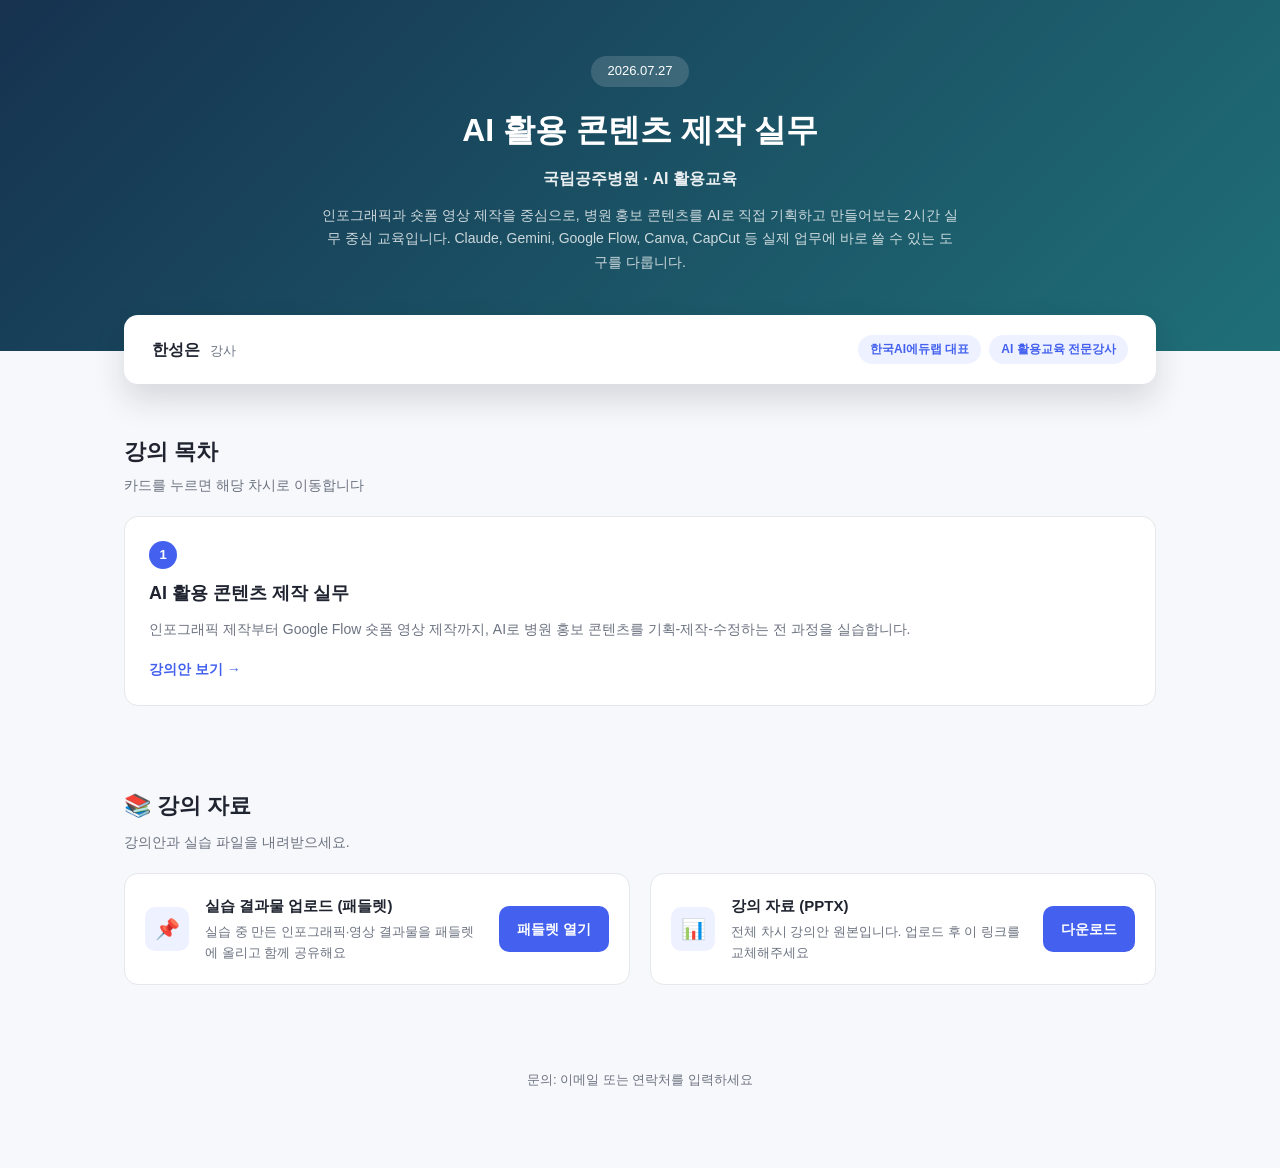
<file: index.html>
<!DOCTYPE html>
<html lang="ko">
<head>
<meta charset="UTF-8" />
<meta name="viewport" content="width=device-width, initial-scale=1.0" />
<title>강의 자료실</title>
<link rel="stylesheet" href="css/style.css" />
</head>
<body>

<header class="hero">
  <div class="wrap">
    <span class="period" id="course-period"></span>
    <h1 id="course-title"></h1>
    <p class="subtitle" id="course-subtitle"></p>
    <p class="description" id="course-description"></p>
  </div>
</header>

<div class="wrap">
  <div class="instructor-card">
    <div class="name">
      <span id="instructor-name"></span>
      <span class="label">강사</span>
    </div>
    <div class="tags" id="instructor-tags"></div>
  </div>
</div>

<main class="wrap">
  <section>
    <h2>
      강의 목차
      <span class="hint">카드를 누르면 해당 차시로 이동합니다</span>
    </h2>
    <div class="lecture-grid" id="lecture-grid"></div>
  </section>

  <section>
    <h2 id="materials-title"></h2>
    <p class="section-desc" id="materials-desc"></p>
    <div class="materials-grid" id="materials-grid"></div>
  </section>
</main>

<footer>
  <p>문의: 이메일 또는 연락처를 입력하세요</p>
</footer>

<script src="data/lectures.js"></script>
<script src="js/main.js"></script>
</body>
</html>
</file>
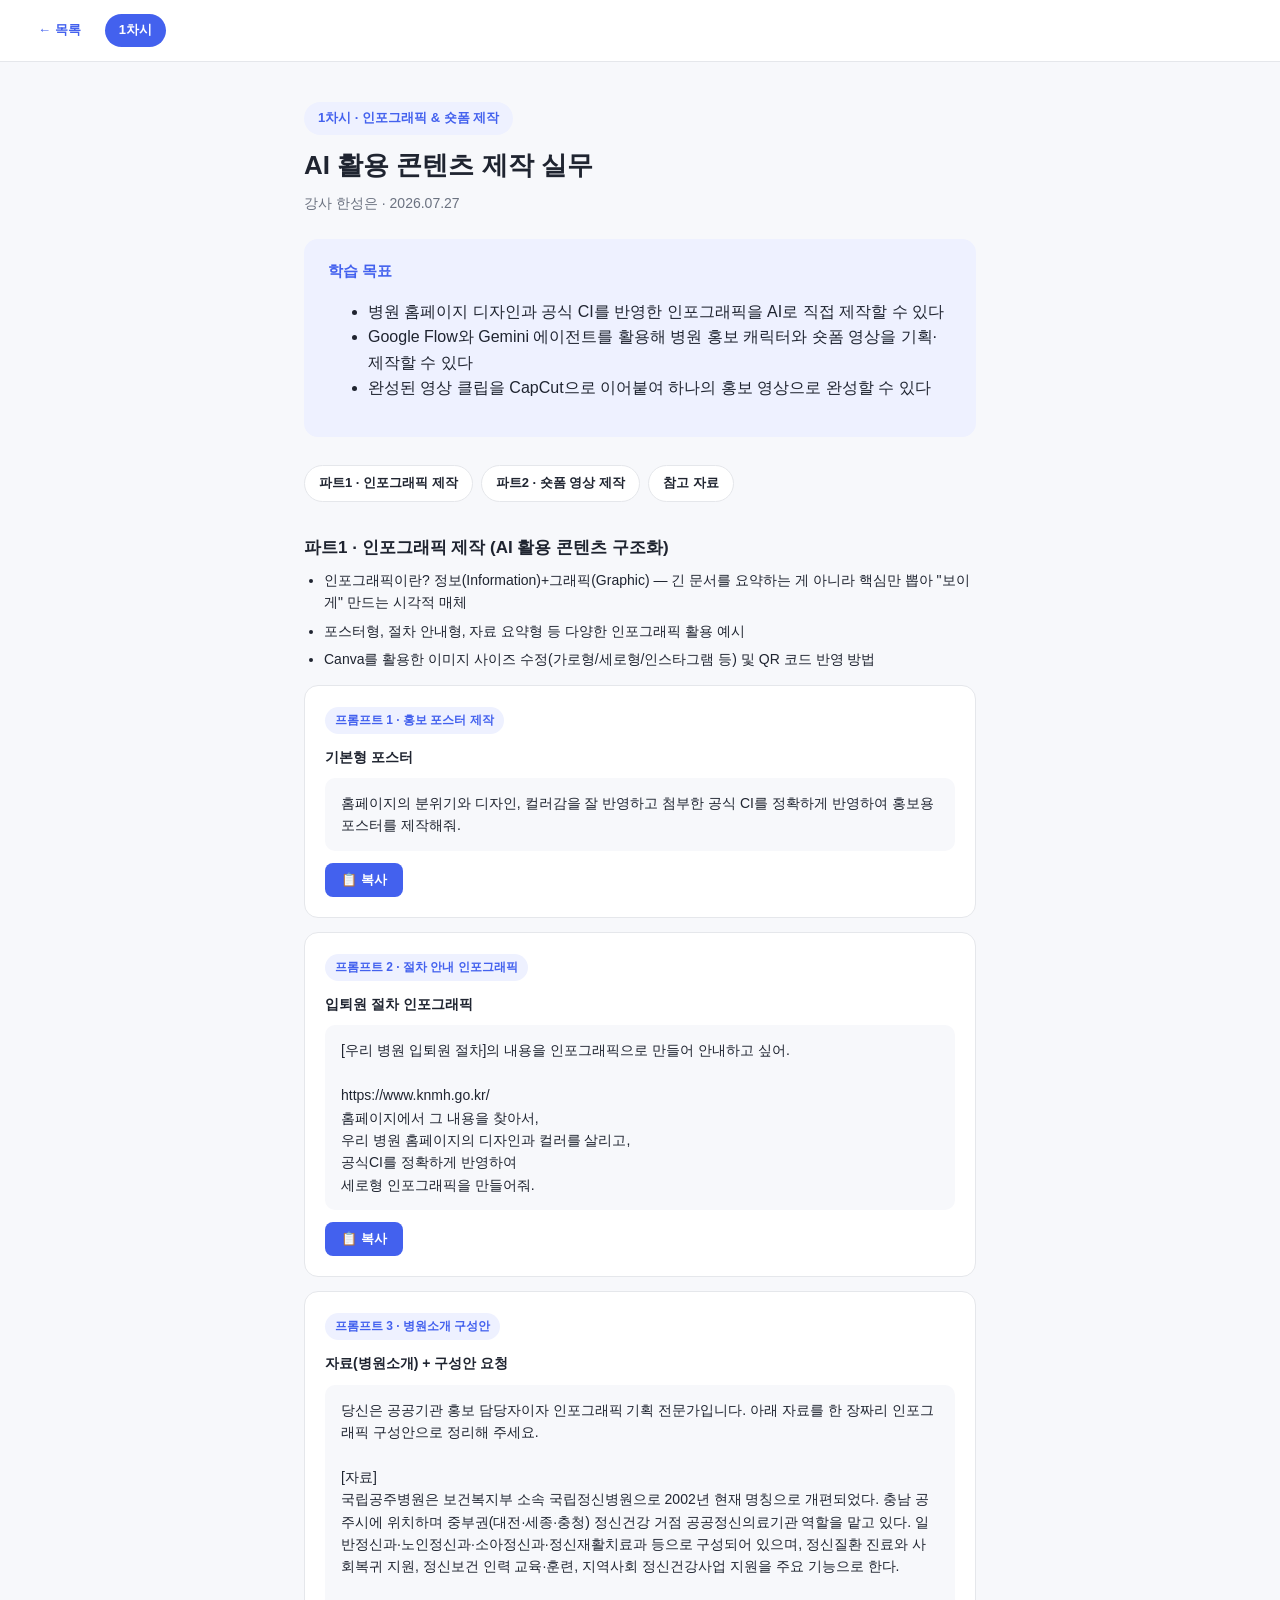
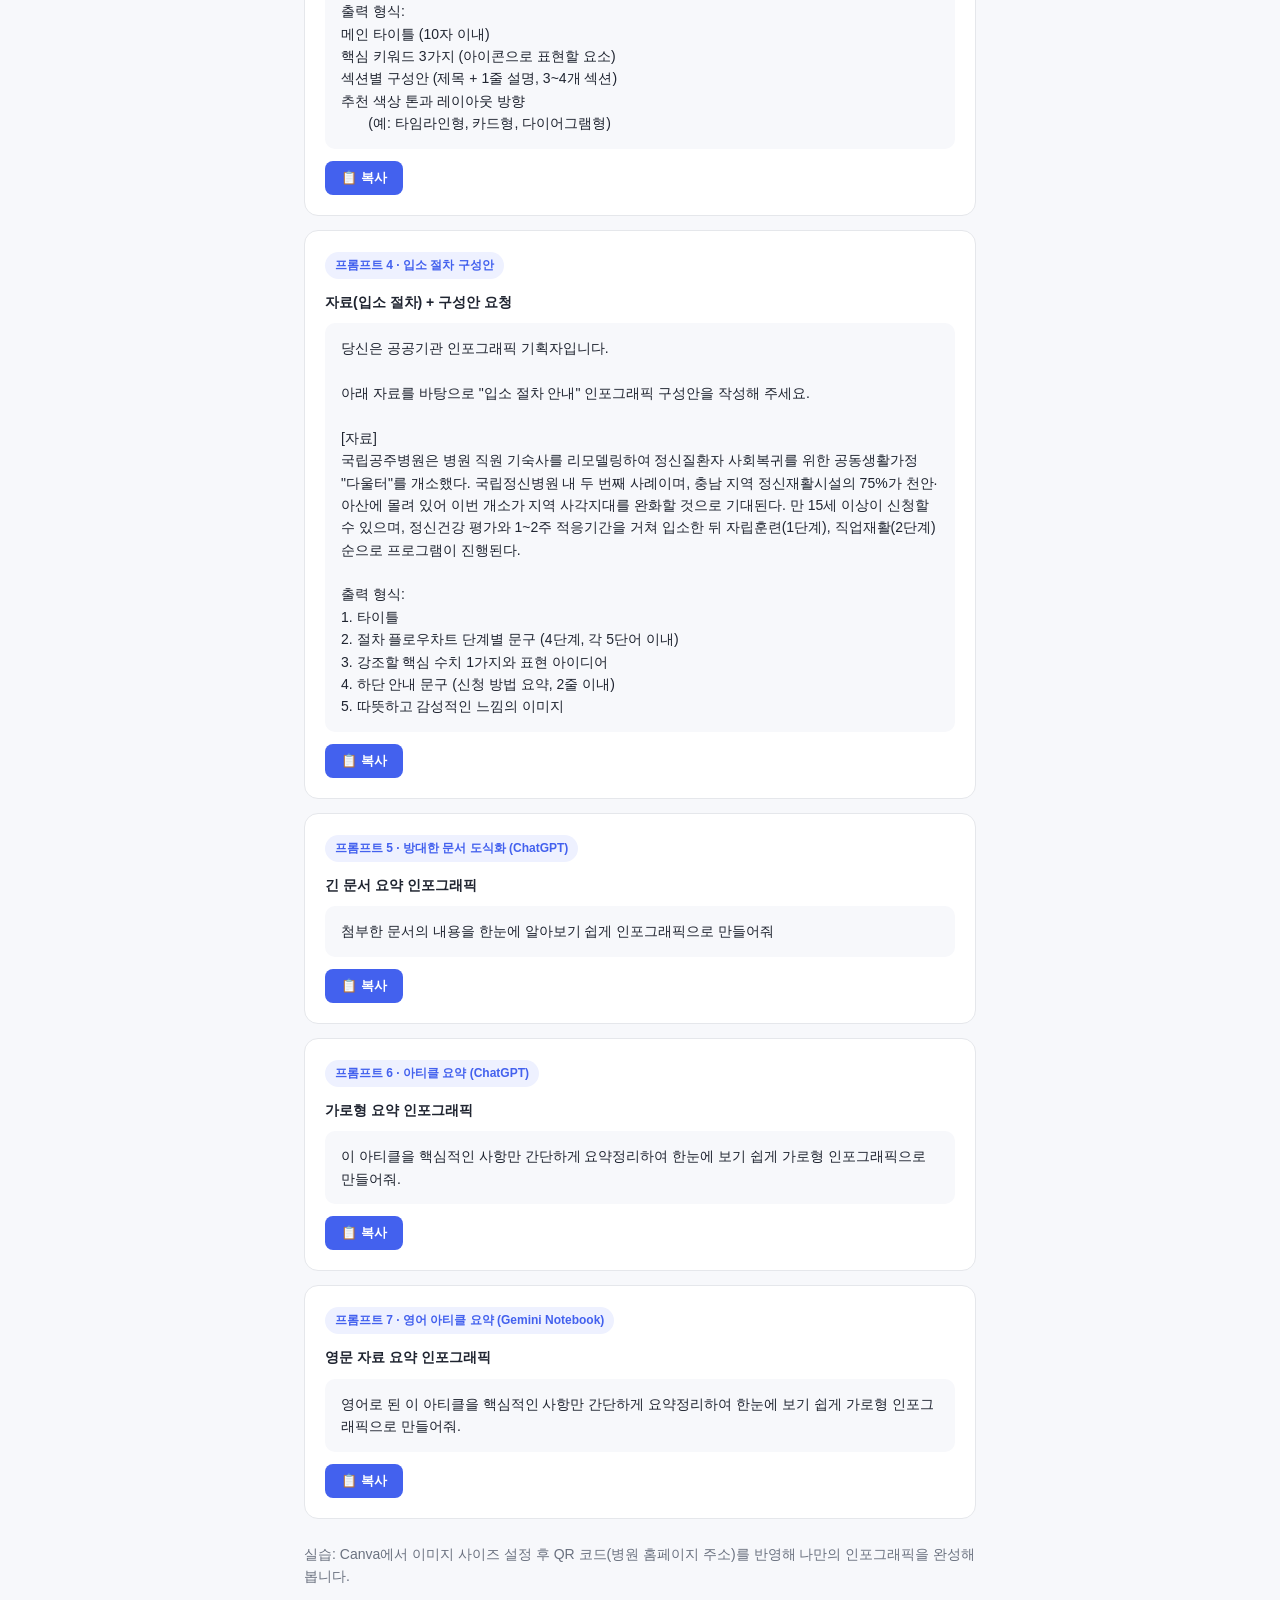
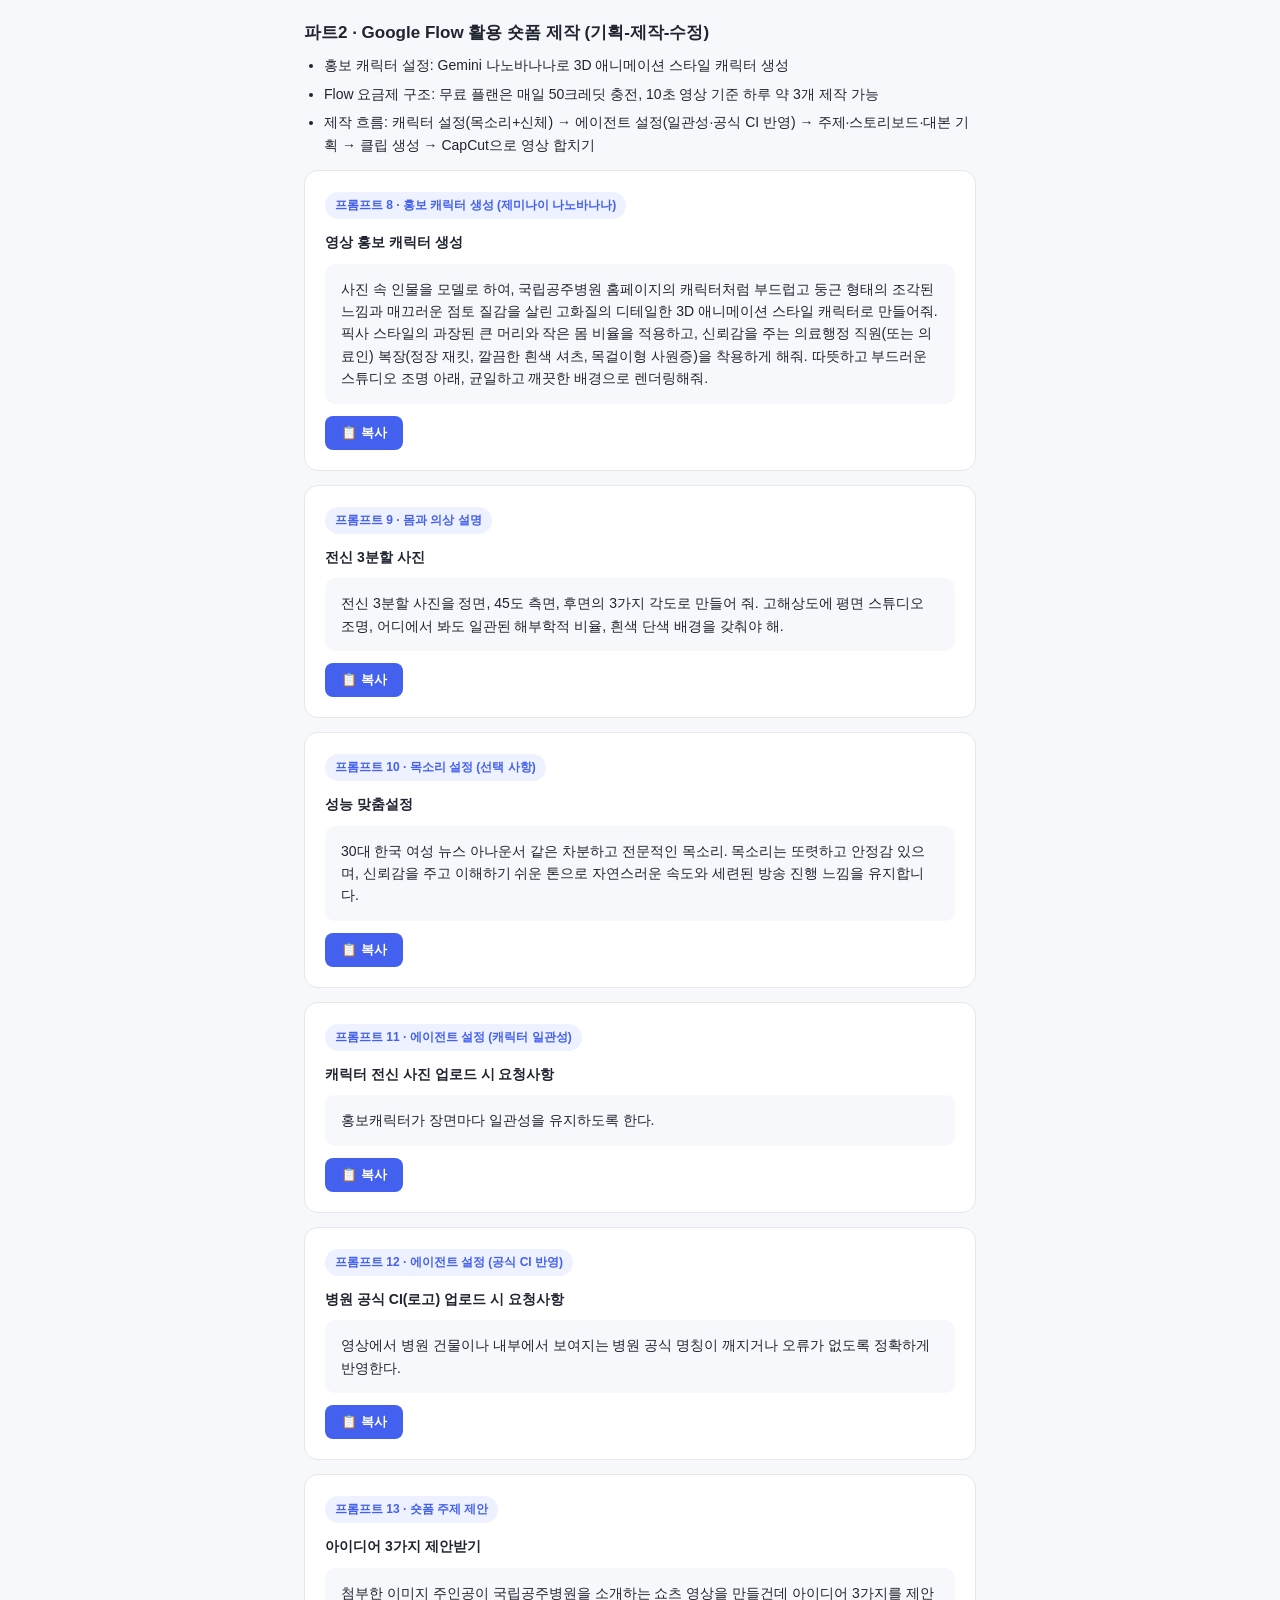
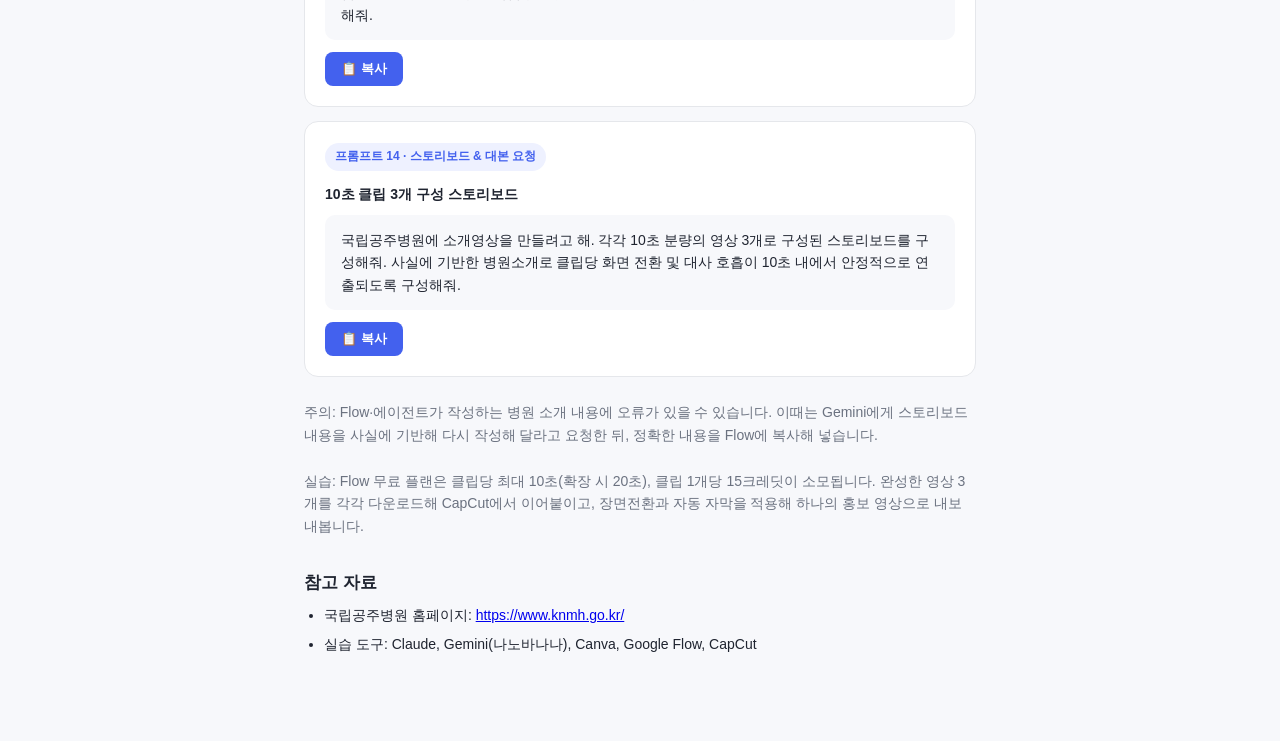
<file: lectures/lecture-01.html>
<!DOCTYPE html>
<html lang="ko">
<head>
<meta charset="UTF-8" />
<meta name="viewport" content="width=device-width, initial-scale=1.0" />
<title>1차시 강의안</title>
<link rel="stylesheet" href="../css/style.css" />
</head>
<body>

<nav class="lecture-nav">
  <a class="home" href="../index.html">← 목록</a>
  <a href="lecture-01.html" class="active">1차시</a>
</nav>

<div class="lecture-detail">
  <span class="topic-tag">1차시 · 인포그래픽 &amp; 숏폼 제작</span>
  <h1>AI 활용 콘텐츠 제작 실무</h1>
  <p class="instructor-line">강사 한성은 · 2026.07.27</p>

  <div class="goal-box">
    <h2>학습 목표</h2>
    <ul class="content-list">
      <li>병원 홈페이지 디자인과 공식 CI를 반영한 인포그래픽을 AI로 직접 제작할 수 있다</li>
      <li>Google Flow와 Gemini 에이전트를 활용해 병원 홍보 캐릭터와 숏폼 영상을 기획·제작할 수 있다</li>
      <li>완성된 영상 클립을 CapCut으로 이어붙여 하나의 홍보 영상으로 완성할 수 있다</li>
    </ul>
  </div>

  <div class="section-nav">
    <a href="#part1">파트1 · 인포그래픽 제작</a>
    <a href="#part2">파트2 · 숏폼 영상 제작</a>
    <a href="#refs">참고 자료</a>
  </div>

  <div class="block" id="part1">
    <h2>파트1 · 인포그래픽 제작 (AI 활용 콘텐츠 구조화)</h2>
    <ul class="content-list">
      <li>인포그래픽이란? 정보(Information)+그래픽(Graphic) — 긴 문서를 요약하는 게 아니라 핵심만 뽑아 "보이게" 만드는 시각적 매체</li>
      <li>포스터형, 절차 안내형, 자료 요약형 등 다양한 인포그래픽 활용 예시</li>
      <li>Canva를 활용한 이미지 사이즈 수정(가로형/세로형/인스타그램 등) 및 QR 코드 반영 방법</li>
    </ul>

    <div class="prompt-box">
      <span class="prompt-label">프롬프트 1 · 홍보 포스터 제작</span>
      <p class="prompt-title">기본형 포스터</p>
      <pre class="prompt-text">홈페이지의 분위기와 디자인, 컬러감을 잘 반영하고 첨부한 공식 CI를 정확하게 반영하여 홍보용 포스터를 제작해줘.</pre>
      <button class="prompt-copy-btn" onclick="copyPrompt(this)">📋 복사</button>
    </div>

    <div class="prompt-box">
      <span class="prompt-label">프롬프트 2 · 절차 안내 인포그래픽</span>
      <p class="prompt-title">입퇴원 절차 인포그래픽</p>
      <pre class="prompt-text">[우리 병원 입퇴원 절차]의 내용을 인포그래픽으로 만들어 안내하고 싶어.

https://www.knmh.go.kr/
홈페이지에서 그 내용을 찾아서,
우리 병원 홈페이지의 디자인과 컬러를 살리고,
공식CI를 정확하게 반영하여
세로형 인포그래픽을 만들어줘.</pre>
      <button class="prompt-copy-btn" onclick="copyPrompt(this)">📋 복사</button>
    </div>

    <div class="prompt-box">
      <span class="prompt-label">프롬프트 3 · 병원소개 구성안</span>
      <p class="prompt-title">자료(병원소개) + 구성안 요청</p>
      <pre class="prompt-text">당신은 공공기관 홍보 담당자이자 인포그래픽 기획 전문가입니다. 아래 자료를 한 장짜리 인포그래픽 구성안으로 정리해 주세요.

[자료]
국립공주병원은 보건복지부 소속 국립정신병원으로 2002년 현재 명칭으로 개편되었다. 충남 공주시에 위치하며 중부권(대전·세종·충청) 정신건강 거점 공공정신의료기관 역할을 맡고 있다. 일반정신과·노인정신과·소아정신과·정신재활치료과 등으로 구성되어 있으며, 정신질환 진료와 사회복귀 지원, 정신보건 인력 교육·훈련, 지역사회 정신건강사업 지원을 주요 기능으로 한다.

출력 형식:
메인 타이틀 (10자 이내)
핵심 키워드 3가지 (아이콘으로 표현할 요소)
섹션별 구성안 (제목 + 1줄 설명, 3~4개 섹션)
추천 색상 톤과 레이아웃 방향
       (예: 타임라인형, 카드형, 다이어그램형)</pre>
      <button class="prompt-copy-btn" onclick="copyPrompt(this)">📋 복사</button>
    </div>

    <div class="prompt-box">
      <span class="prompt-label">프롬프트 4 · 입소 절차 구성안</span>
      <p class="prompt-title">자료(입소 절차) + 구성안 요청</p>
      <pre class="prompt-text">당신은 공공기관 인포그래픽 기획자입니다.

아래 자료를 바탕으로 "입소 절차 안내" 인포그래픽 구성안을 작성해 주세요.

[자료]
국립공주병원은 병원 직원 기숙사를 리모델링하여 정신질환자 사회복귀를 위한 공동생활가정 "다울터"를 개소했다. 국립정신병원 내 두 번째 사례이며, 충남 지역 정신재활시설의 75%가 천안·아산에 몰려 있어 이번 개소가 지역 사각지대를 완화할 것으로 기대된다. 만 15세 이상이 신청할 수 있으며, 정신건강 평가와 1~2주 적응기간을 거쳐 입소한 뒤 자립훈련(1단계), 직업재활(2단계) 순으로 프로그램이 진행된다.

출력 형식:
1. 타이틀
2. 절차 플로우차트 단계별 문구 (4단계, 각 5단어 이내)
3. 강조할 핵심 수치 1가지와 표현 아이디어
4. 하단 안내 문구 (신청 방법 요약, 2줄 이내)
5. 따뜻하고 감성적인 느낌의 이미지</pre>
      <button class="prompt-copy-btn" onclick="copyPrompt(this)">📋 복사</button>
    </div>

    <div class="prompt-box">
      <span class="prompt-label">프롬프트 5 · 방대한 문서 도식화 (ChatGPT)</span>
      <p class="prompt-title">긴 문서 요약 인포그래픽</p>
      <pre class="prompt-text">첨부한 문서의 내용을 한눈에 알아보기 쉽게 인포그래픽으로 만들어줘</pre>
      <button class="prompt-copy-btn" onclick="copyPrompt(this)">📋 복사</button>
    </div>

    <div class="prompt-box">
      <span class="prompt-label">프롬프트 6 · 아티클 요약 (ChatGPT)</span>
      <p class="prompt-title">가로형 요약 인포그래픽</p>
      <pre class="prompt-text">이 아티클을 핵심적인 사항만 간단하게 요약정리하여 한눈에 보기 쉽게 가로형 인포그래픽으로 만들어줘.</pre>
      <button class="prompt-copy-btn" onclick="copyPrompt(this)">📋 복사</button>
    </div>

    <div class="prompt-box">
      <span class="prompt-label">프롬프트 7 · 영어 아티클 요약 (Gemini Notebook)</span>
      <p class="prompt-title">영문 자료 요약 인포그래픽</p>
      <pre class="prompt-text">영어로 된 이 아티클을 핵심적인 사항만 간단하게 요약정리하여 한눈에 보기 쉽게 가로형 인포그래픽으로 만들어줘.</pre>
      <button class="prompt-copy-btn" onclick="copyPrompt(this)">📋 복사</button>
    </div>

    <p class="instructor-line" style="margin-top:1.5rem;">실습: Canva에서 이미지 사이즈 설정 후 QR 코드(병원 홈페이지 주소)를 반영해 나만의 인포그래픽을 완성해봅니다.</p>
  </div>

  <div class="block" id="part2">
    <h2>파트2 · Google Flow 활용 숏폼 제작 (기획-제작-수정)</h2>
    <ul class="content-list">
      <li>홍보 캐릭터 설정: Gemini 나노바나나로 3D 애니메이션 스타일 캐릭터 생성</li>
      <li>Flow 요금제 구조: 무료 플랜은 매일 50크레딧 충전, 10초 영상 기준 하루 약 3개 제작 가능</li>
      <li>제작 흐름: 캐릭터 설정(목소리+신체) → 에이전트 설정(일관성·공식 CI 반영) → 주제·스토리보드·대본 기획 → 클립 생성 → CapCut으로 영상 합치기</li>
    </ul>

    <div class="prompt-box">
      <span class="prompt-label">프롬프트 8 · 홍보 캐릭터 생성 (제미나이 나노바나나)</span>
      <p class="prompt-title">영상 홍보 캐릭터 생성</p>
      <pre class="prompt-text">사진 속 인물을 모델로 하여, 국립공주병원 홈페이지의 캐릭터처럼 부드럽고 둥근 형태의 조각된 느낌과 매끄러운 점토 질감을 살린 고화질의 디테일한 3D 애니메이션 스타일 캐릭터로 만들어줘. 픽사 스타일의 과장된 큰 머리와 작은 몸 비율을 적용하고, 신뢰감을 주는 의료행정 직원(또는 의료인) 복장(정장 재킷, 깔끔한 흰색 셔츠, 목걸이형 사원증)을 착용하게 해줘. 따뜻하고 부드러운 스튜디오 조명 아래, 균일하고 깨끗한 배경으로 렌더링해줘.</pre>
      <button class="prompt-copy-btn" onclick="copyPrompt(this)">📋 복사</button>
    </div>

    <div class="prompt-box">
      <span class="prompt-label">프롬프트 9 · 몸과 의상 설명</span>
      <p class="prompt-title">전신 3분할 사진</p>
      <pre class="prompt-text">전신 3분할 사진을 정면, 45도 측면, 후면의 3가지 각도로 만들어 줘. 고해상도에 평면 스튜디오 조명, 어디에서 봐도 일관된 해부학적 비율, 흰색 단색 배경을 갖춰야 해.</pre>
      <button class="prompt-copy-btn" onclick="copyPrompt(this)">📋 복사</button>
    </div>

    <div class="prompt-box">
      <span class="prompt-label">프롬프트 10 · 목소리 설정 (선택 사항)</span>
      <p class="prompt-title">성능 맞춤설정</p>
      <pre class="prompt-text">30대 한국 여성 뉴스 아나운서 같은 차분하고 전문적인 목소리. 목소리는 또렷하고 안정감 있으며, 신뢰감을 주고 이해하기 쉬운 톤으로 자연스러운 속도와 세련된 방송 진행 느낌을 유지합니다.</pre>
      <button class="prompt-copy-btn" onclick="copyPrompt(this)">📋 복사</button>
    </div>

    <div class="prompt-box">
      <span class="prompt-label">프롬프트 11 · 에이전트 설정 (캐릭터 일관성)</span>
      <p class="prompt-title">캐릭터 전신 사진 업로드 시 요청사항</p>
      <pre class="prompt-text">홍보캐릭터가 장면마다 일관성을 유지하도록 한다.</pre>
      <button class="prompt-copy-btn" onclick="copyPrompt(this)">📋 복사</button>
    </div>

    <div class="prompt-box">
      <span class="prompt-label">프롬프트 12 · 에이전트 설정 (공식 CI 반영)</span>
      <p class="prompt-title">병원 공식 CI(로고) 업로드 시 요청사항</p>
      <pre class="prompt-text">영상에서 병원 건물이나 내부에서 보여지는 병원 공식 명칭이 깨지거나 오류가 없도록 정확하게 반영한다.</pre>
      <button class="prompt-copy-btn" onclick="copyPrompt(this)">📋 복사</button>
    </div>

    <div class="prompt-box">
      <span class="prompt-label">프롬프트 13 · 숏폼 주제 제안</span>
      <p class="prompt-title">아이디어 3가지 제안받기</p>
      <pre class="prompt-text">첨부한 이미지 주인공이 국립공주병원을 소개하는 쇼츠 영상을 만들건데 아이디어 3가지를 제안해줘.</pre>
      <button class="prompt-copy-btn" onclick="copyPrompt(this)">📋 복사</button>
    </div>

    <div class="prompt-box">
      <span class="prompt-label">프롬프트 14 · 스토리보드 &amp; 대본 요청</span>
      <p class="prompt-title">10초 클립 3개 구성 스토리보드</p>
      <pre class="prompt-text">국립공주병원에 소개영상을 만들려고 해. 각각 10초 분량의 영상 3개로 구성된 스토리보드를 구성해줘. 사실에 기반한 병원소개로 클립당 화면 전환 및 대사 호흡이 10초 내에서 안정적으로 연출되도록 구성해줘.</pre>
      <button class="prompt-copy-btn" onclick="copyPrompt(this)">📋 복사</button>
    </div>

    <p class="instructor-line" style="margin-top:1.5rem;">주의: Flow·에이전트가 작성하는 병원 소개 내용에 오류가 있을 수 있습니다. 이때는 Gemini에게 스토리보드 내용을 사실에 기반해 다시 작성해 달라고 요청한 뒤, 정확한 내용을 Flow에 복사해 넣습니다.</p>

    <p class="instructor-line">실습: Flow 무료 플랜은 클립당 최대 10초(확장 시 20초), 클립 1개당 15크레딧이 소모됩니다. 완성한 영상 3개를 각각 다운로드해 CapCut에서 이어붙이고, 장면전환과 자동 자막을 적용해 하나의 홍보 영상으로 내보내봅니다.</p>
  </div>

  <div class="block" id="refs">
    <h2>참고 자료</h2>
    <ul class="content-list">
      <li>국립공주병원 홈페이지: <a href="https://www.knmh.go.kr/" target="_blank" rel="noopener">https://www.knmh.go.kr/</a></li>
      <li>실습 도구: Claude, Gemini(나노바나나), Canva, Google Flow, CapCut</li>
    </ul>
  </div>
</div>

<script src="../js/prompt-copy.js"></script>
</body>
</html>
</file>
<file: css/style.css>
:root {
  --bg: #f7f8fb;
  --card-bg: #ffffff;
  --text: #1f2430;
  --text-muted: #6b7280;
  --accent: #4361ee;
  --accent-soft: #eef1ff;
  --border: #e5e7eb;
  --radius: 14px;
}

* {
  box-sizing: border-box;
}

body {
  margin: 0;
  font-family: "Pretendard", "Apple SD Gothic Neo", "Malgun Gothic", sans-serif;
  background: var(--bg);
  color: var(--text);
  line-height: 1.6;
}

.wrap {
  max-width: 1080px;
  margin: 0 auto;
  padding: 0 24px;
}

header.hero {
  background: linear-gradient(135deg, #16324f 0%, #1f6f78 100%);
  padding: 56px 0 76px;
  text-align: center;
}

header.hero .period {
  display: inline-block;
  font-size: 13px;
  color: #fff;
  background: rgba(255, 255, 255, 0.15);
  padding: 5px 16px;
  border-radius: 999px;
  margin-bottom: 18px;
}

header.hero h1 {
  color: #fff;
  font-size: 32px;
  margin: 0 0 10px;
}

header.hero .subtitle {
  color: rgba(255, 255, 255, 0.9);
  font-size: 16px;
  font-weight: 600;
  margin: 0 0 12px;
}

header.hero .description {
  color: rgba(255, 255, 255, 0.78);
  font-size: 14px;
  line-height: 1.7;
  max-width: 640px;
  margin: 0 auto;
}

.instructor-card {
  max-width: 1032px;
  margin: -36px auto 0;
  background: var(--card-bg);
  border-radius: var(--radius);
  box-shadow: 0 16px 32px rgba(15, 30, 45, 0.14);
  padding: 20px 28px;
  display: flex;
  flex-wrap: wrap;
  gap: 12px;
  align-items: center;
  justify-content: space-between;
  position: relative;
}

.instructor-card .name {
  font-size: 16px;
  font-weight: 700;
}

.instructor-card .name .label {
  font-weight: 400;
  font-size: 13px;
  color: var(--text-muted);
  margin-left: 6px;
}

.instructor-card .tags {
  display: flex;
  flex-wrap: wrap;
  gap: 8px;
}

.instructor-card .tags span {
  background: var(--accent-soft);
  color: var(--accent);
  font-size: 12px;
  font-weight: 600;
  padding: 5px 12px;
  border-radius: 999px;
}

section {
  padding: 32px 0;
}

section > h2 {
  font-size: 22px;
  margin-bottom: 20px;
}

section > h2 .hint {
  display: block;
  font-size: 14px;
  font-weight: 400;
  color: var(--text-muted);
  margin-top: 4px;
}

.lecture-grid {
  display: grid;
  grid-template-columns: repeat(auto-fit, minmax(260px, 1fr));
  gap: 20px;
}

.lecture-card {
  background: var(--card-bg);
  border: 1px solid var(--border);
  border-radius: var(--radius);
  padding: 24px;
  display: flex;
  flex-direction: column;
  gap: 10px;
  text-decoration: none;
  color: inherit;
  transition: box-shadow 0.15s ease, transform 0.15s ease;
}

.lecture-card:hover {
  box-shadow: 0 8px 24px rgba(20, 20, 40, 0.08);
  transform: translateY(-2px);
}

.lecture-card .no {
  display: inline-flex;
  align-items: center;
  justify-content: center;
  width: 28px;
  height: 28px;
  border-radius: 50%;
  background: var(--accent);
  color: #fff;
  font-size: 13px;
  font-weight: 700;
}

.lecture-card h3 {
  margin: 0;
  font-size: 18px;
}

.lecture-card p {
  margin: 0;
  color: var(--text-muted);
  font-size: 14px;
  flex-grow: 1;
}

.lecture-card .btn {
  align-self: flex-start;
  margin-top: 8px;
  font-size: 14px;
  color: var(--accent);
  text-decoration: none;
  font-weight: 600;
}

.section-desc {
  margin: -12px 0 20px;
  color: var(--text-muted);
  font-size: 14px;
}

.materials-grid {
  display: grid;
  grid-template-columns: repeat(auto-fit, minmax(320px, 1fr));
  gap: 20px;
}

.material-card {
  background: var(--card-bg);
  border: 1px solid var(--border);
  border-radius: var(--radius);
  padding: 20px;
  display: flex;
  align-items: center;
  gap: 16px;
}

.material-icon {
  width: 44px;
  height: 44px;
  flex-shrink: 0;
  border-radius: 10px;
  background: var(--accent-soft);
  display: flex;
  align-items: center;
  justify-content: center;
  font-size: 20px;
}

.material-info {
  flex: 1;
  min-width: 0;
}

.material-info h3 {
  margin: 0 0 4px;
  font-size: 15px;
}

.material-info p {
  margin: 0;
  font-size: 13px;
  color: var(--text-muted);
}

.material-btn {
  flex-shrink: 0;
  background: var(--accent);
  color: #fff;
  border-radius: 10px;
  padding: 12px 18px;
  font-size: 14px;
  font-weight: 600;
  text-decoration: none;
  text-align: center;
  white-space: nowrap;
}

.material-btn:hover {
  opacity: 0.9;
}

footer {
  padding: 40px 0 64px;
  text-align: center;
  color: var(--text-muted);
  font-size: 13px;
}

.lecture-nav {
  position: sticky;
  top: 0;
  z-index: 10;
  display: flex;
  align-items: center;
  gap: 6px;
  overflow-x: auto;
  background: var(--card-bg);
  border-bottom: 1px solid var(--border);
  padding: 14px 24px;
}

.lecture-nav a {
  flex-shrink: 0;
  font-size: 13px;
  font-weight: 600;
  text-decoration: none;
  color: var(--text-muted);
  padding: 6px 14px;
  border-radius: 999px;
  white-space: nowrap;
}

.lecture-nav a.home {
  color: var(--accent);
  margin-right: 4px;
}

.lecture-nav a.active {
  background: var(--accent);
  color: #fff;
}

.lecture-detail {
  max-width: 720px;
  margin: 0 auto;
  padding: 40px 24px 80px;
}

.lecture-detail h1 {
  font-size: 26px;
  margin: 10px 0 6px;
}

.lecture-detail .no {
  color: var(--accent);
  font-weight: 600;
  font-size: 14px;
}

.topic-tag {
  display: inline-block;
  background: var(--accent-soft);
  color: var(--accent);
  font-size: 13px;
  font-weight: 600;
  padding: 6px 14px;
  border-radius: 999px;
}

.instructor-line {
  margin: 0 0 24px;
  color: var(--text-muted);
  font-size: 14px;
}

.goal-box {
  background: var(--accent-soft);
  border-radius: var(--radius);
  padding: 20px 24px;
  margin-bottom: 28px;
}

.goal-box h2 {
  margin: 0 0 10px;
  font-size: 15px;
  color: var(--accent);
}

.goal-box .content-list {
  color: var(--text);
}

.section-nav {
  display: flex;
  flex-wrap: wrap;
  gap: 8px;
  margin-bottom: 8px;
}

.section-nav a {
  font-size: 13px;
  font-weight: 600;
  text-decoration: none;
  color: var(--text);
  background: var(--card-bg);
  border: 1px solid var(--border);
  border-radius: 999px;
  padding: 7px 14px;
}

.section-nav a:hover {
  border-color: var(--accent);
  color: var(--accent);
}

.lecture-detail .block {
  margin-top: 32px;
  scroll-margin-top: 70px;
}

.lecture-detail .block h2 {
  font-size: 17px;
  margin-bottom: 8px;
}

.lecture-detail .block .placeholder {
  color: var(--text-muted);
  font-size: 14px;
  border: 1px dashed var(--border);
  border-radius: 10px;
  padding: 16px;
}

.lecture-detail .block .content-list {
  margin: 0;
  padding-left: 20px;
  font-size: 14px;
  color: var(--text);
}

.lecture-detail .block .content-list li {
  margin-bottom: 6px;
}

.lecture-detail .block .content-list li ul {
  margin-top: 4px;
}

.prompt-box {
  background: var(--card-bg);
  border: 1px solid var(--border);
  border-radius: var(--radius);
  padding: 20px;
  margin: 14px 0;
}

.prompt-box .prompt-title {
  margin: 0 0 10px;
  font-size: 14px;
  font-weight: 600;
  color: var(--text);
}

.prompt-label {
  display: inline-block;
  background: var(--accent-soft);
  color: var(--accent);
  font-size: 12px;
  font-weight: 700;
  padding: 4px 10px;
  border-radius: 999px;
  margin-bottom: 12px;
}

.prompt-text {
  white-space: pre-wrap;
  font-family: inherit;
  font-size: 14px;
  line-height: 1.6;
  color: var(--text);
  background: var(--bg);
  border-radius: 10px;
  padding: 14px 16px;
  margin: 0 0 12px;
}

.prompt-copy-btn {
  background: var(--accent);
  color: #fff;
  border: none;
  border-radius: 8px;
  padding: 8px 16px;
  font-size: 13px;
  font-weight: 600;
  cursor: pointer;
}

.prompt-copy-btn:hover {
  opacity: 0.9;
}

.prompt-copy-btn.copied {
  background: #22c55e;
}
</file>
